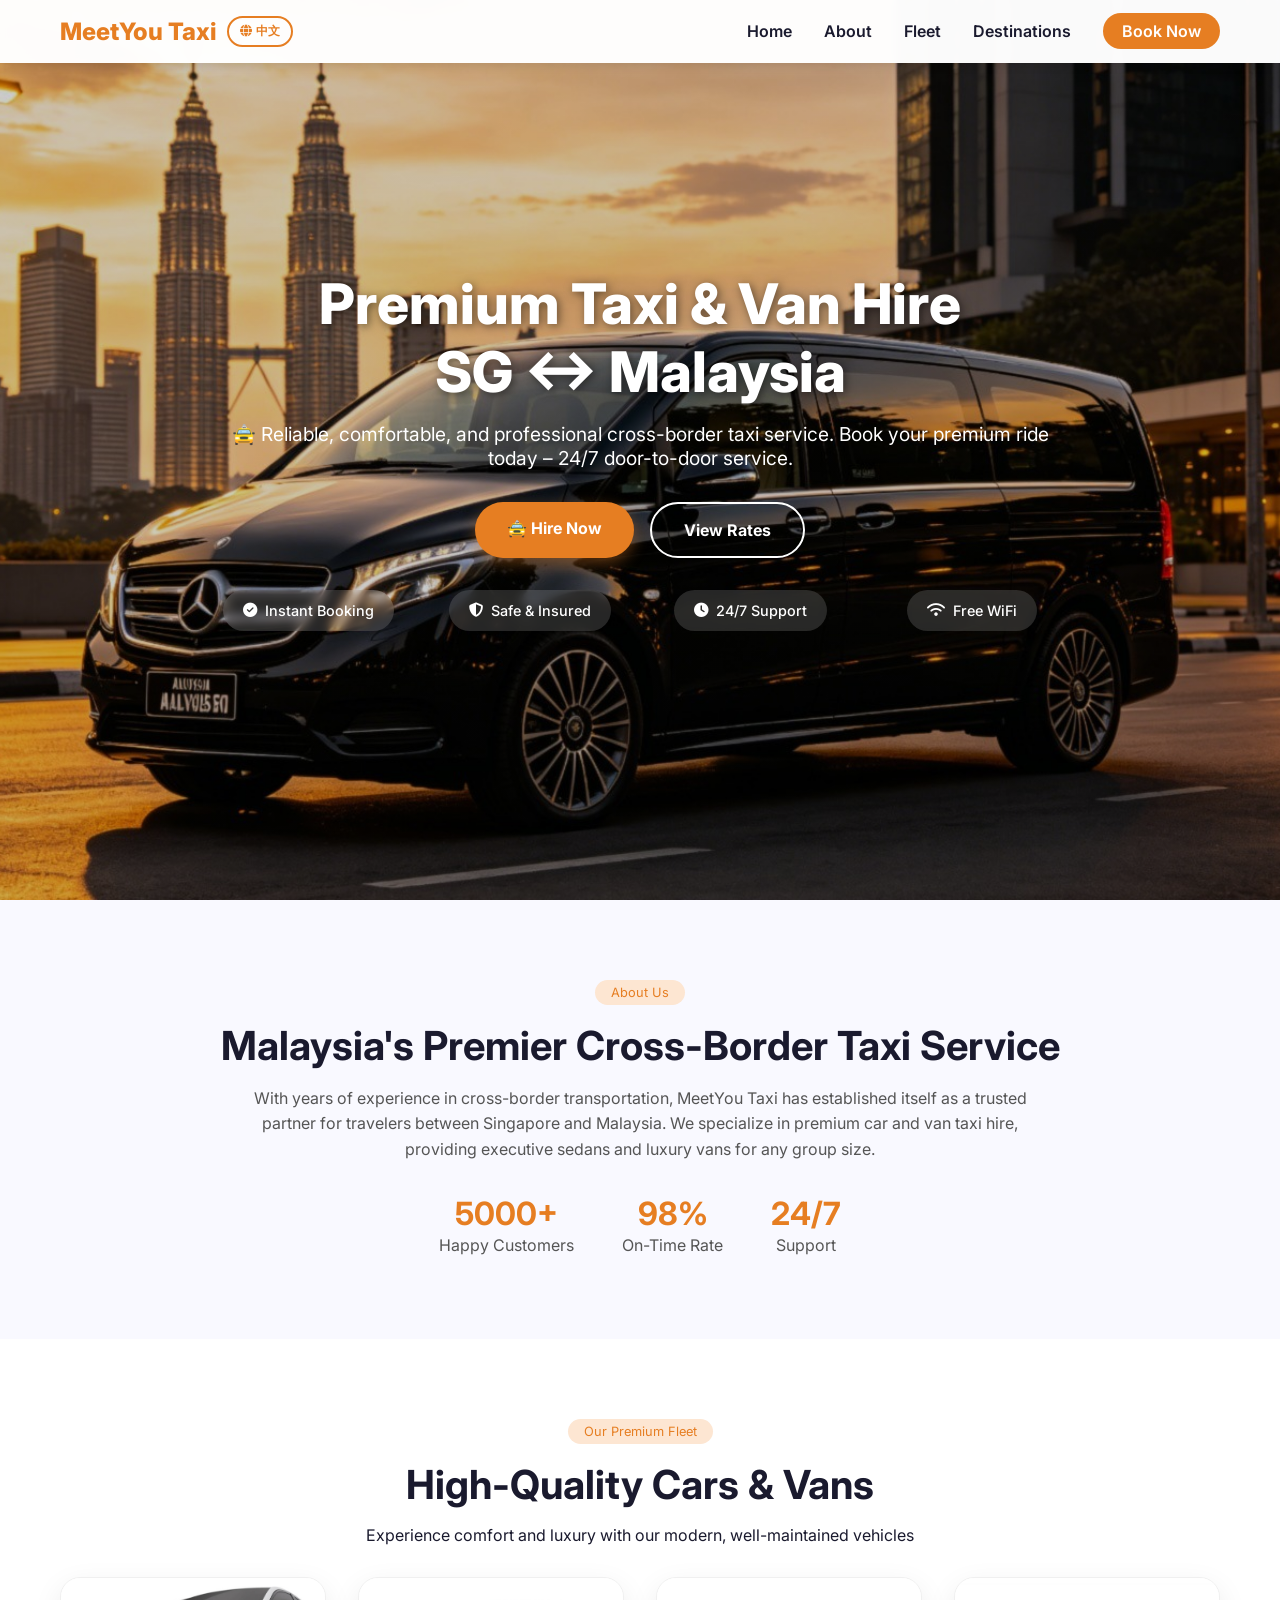
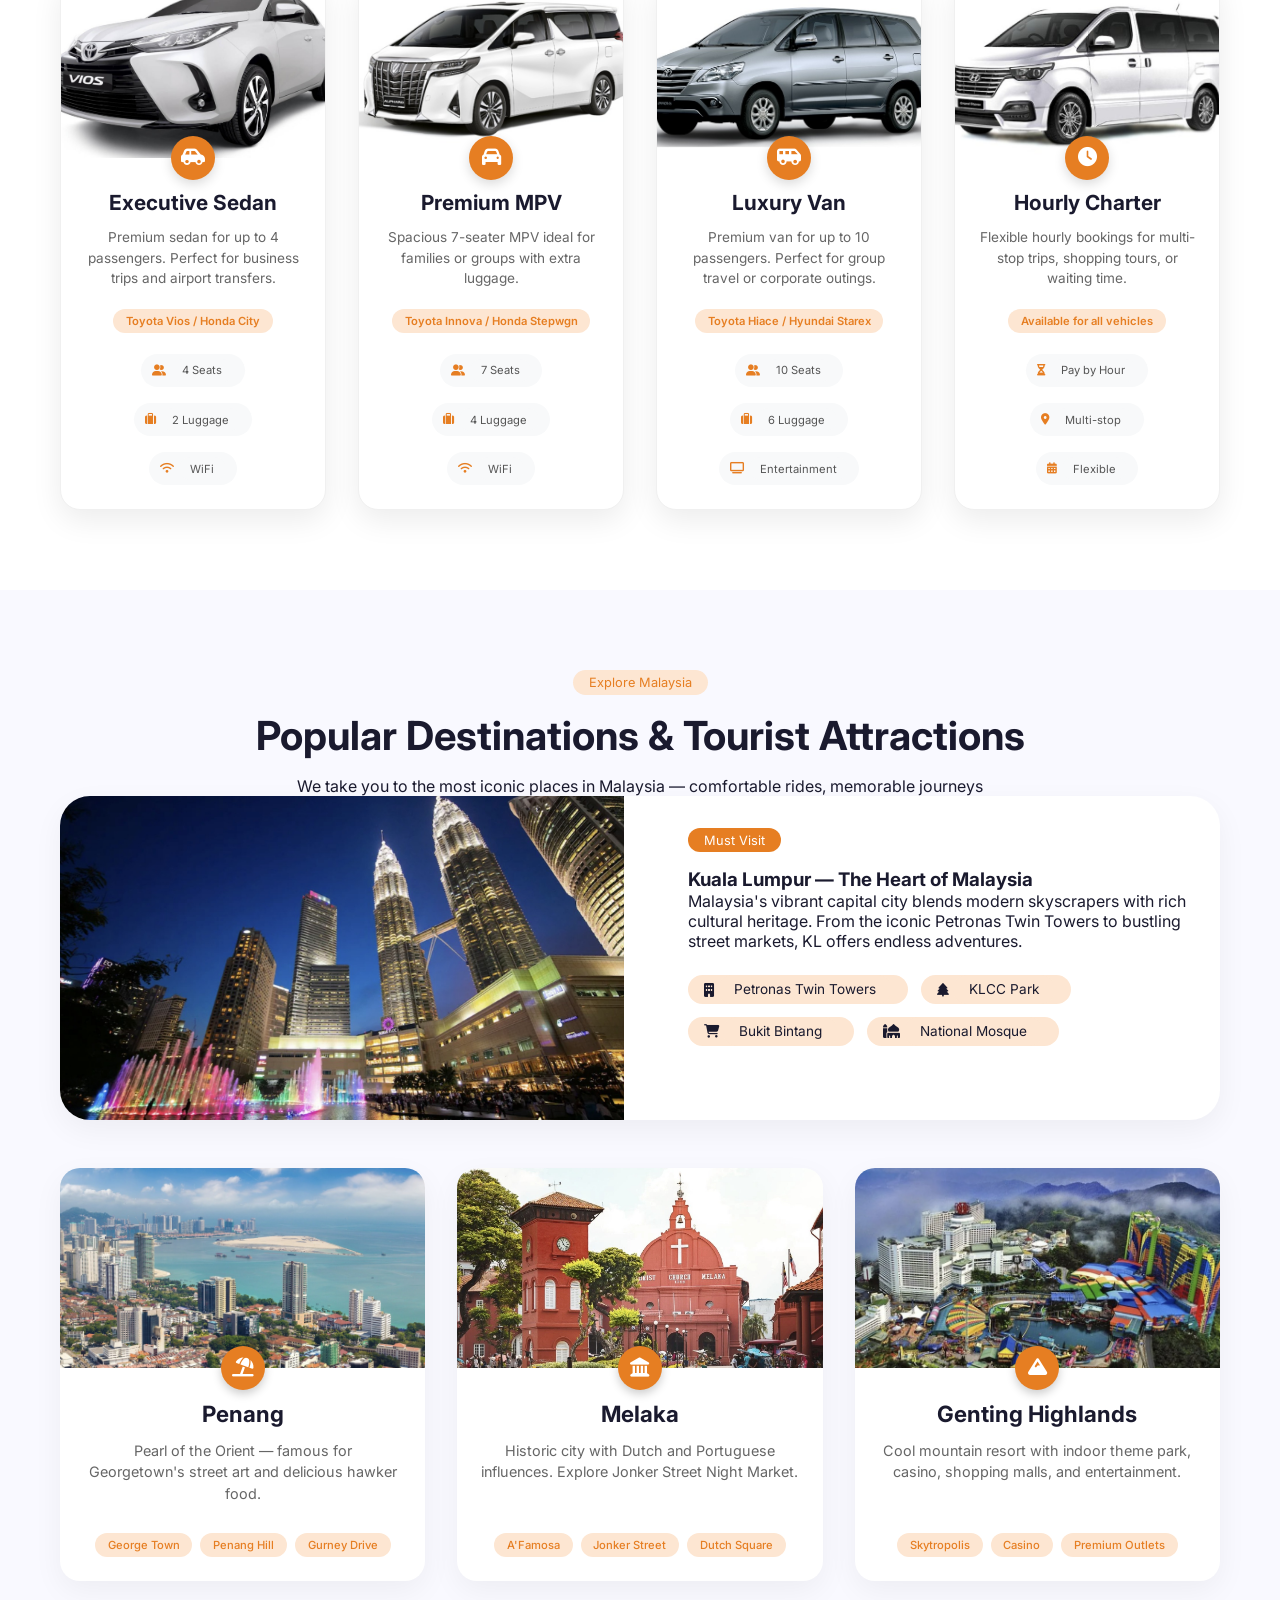
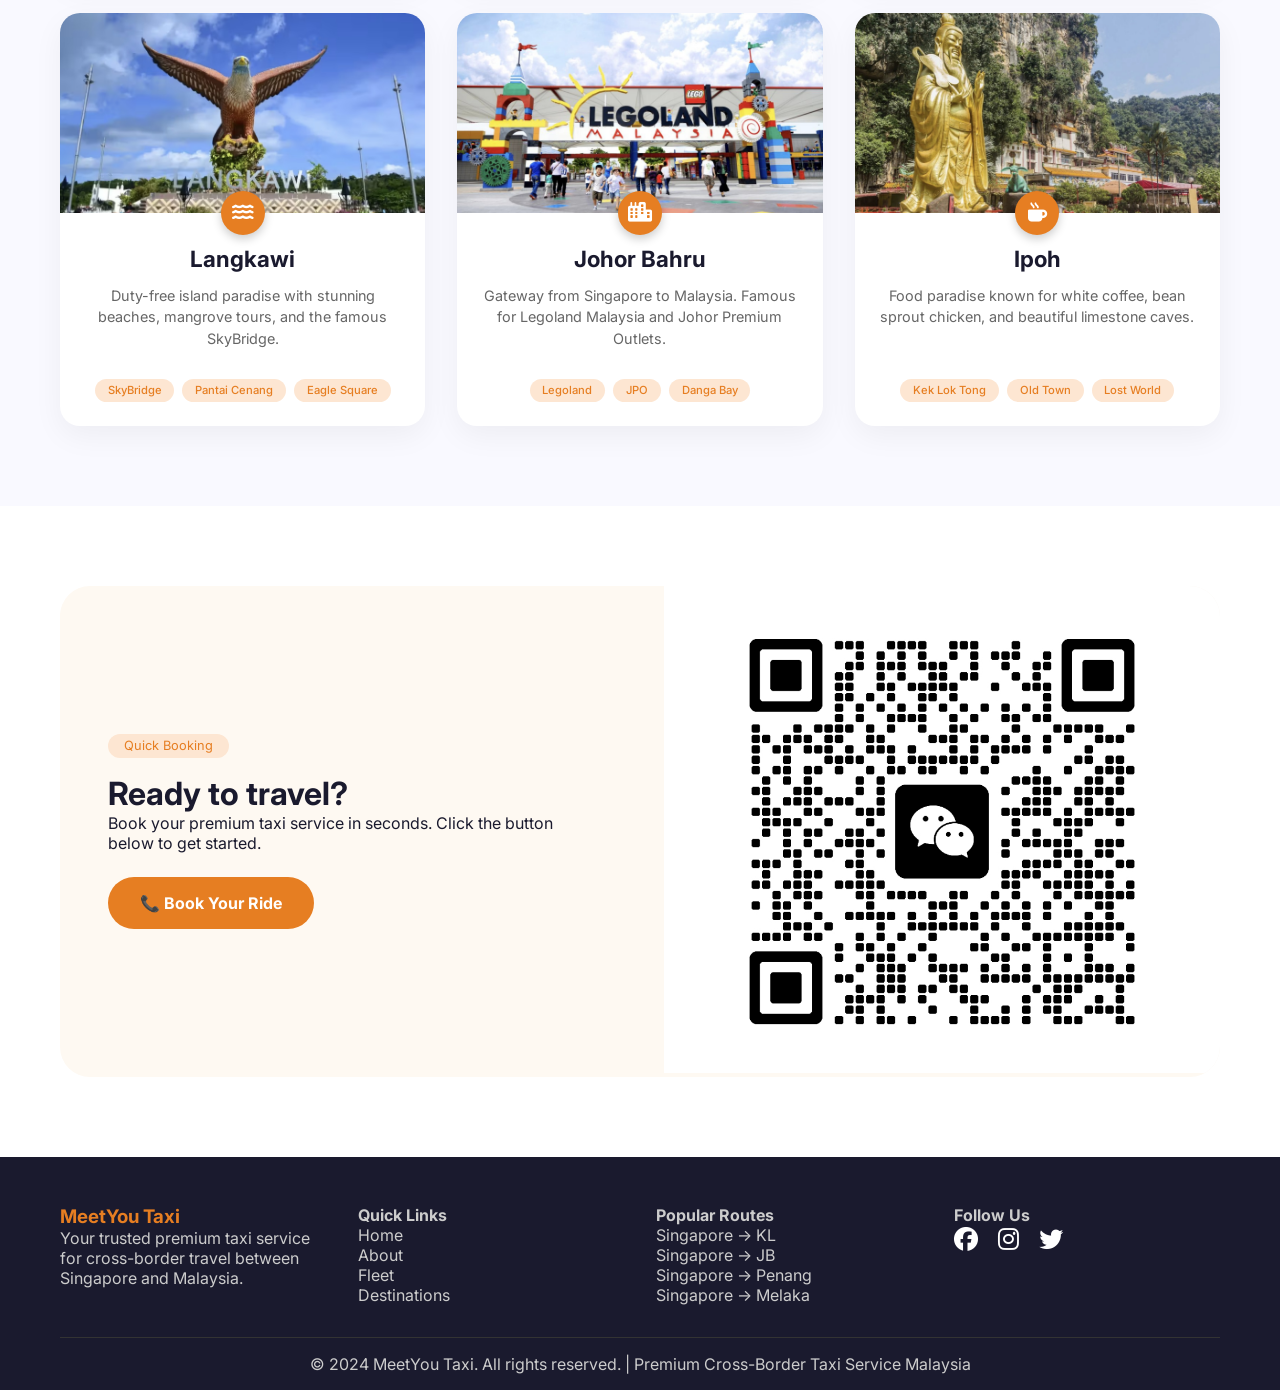
<file: index.html>
<!DOCTYPE html>
<html lang="en">
<head>
    <meta charset="UTF-8">
    <meta name="viewport" content="width=device-width, initial-scale=1.0">
    <title>MeetYou Taxi - Premium Car & Van Hire Malaysia</title>
    <link href="https://fonts.googleapis.com/css2?family=Inter:wght@300;400;500;600;700;800&display=swap" rel="stylesheet">
    <link rel="stylesheet" href="https://cdnjs.cloudflare.com/ajax/libs/font-awesome/6.4.0/css/all.min.css">
    <link rel="stylesheet" href="style.css">
</head>
<body>
    <nav class="navbar">
    <div class="nav-container">
        <div class="logo-wrapper">
            <div class="logo"><a href="#">MeetYou Taxi</a></div>
            <button class="lang-btn" id="langBtn">
                <i class="fas fa-globe"></i>
                <span id="langText">中文</span>
            </button>
        </div>
        <div class="nav-toggle" id="navToggle"><i class="fas fa-bars"></i></div>
        <ul class="nav-menu" id="navMenu">
            <li><a href="#home" class="nav-link" data-en="Home" data-zh="首页">Home</a></li>
            <li><a href="#about" class="nav-link" data-en="About" data-zh="关于我们">About</a></li>
            <li><a href="#services" class="nav-link" data-en="Fleet" data-zh="车队">Fleet</a></li>
            <li><a href="#locations" class="nav-link" data-en="Destinations" data-zh="目的地">Destinations</a></li>
            <li><a href="#booking" class="book-btn" data-en="Book Now" data-zh="立即预订">Book Now</a></li>
        </ul>
    </div>
</nav>

    <!-- Hero Section -->
    <section id="home" class="hero">
        <div class="hero-content">
            <h1 data-en="Premium Taxi & Van Hire<br>SG ↔ Malaysia" data-zh="豪华出租车与面包车租赁<br>新加坡 ↔ 马来西亚">Premium Taxi & Van Hire<br>SG ↔ Malaysia</h1>
            <p data-en="🚖 Reliable, comfortable, and professional cross-border taxi service. Book your premium ride today – 24/7 door-to-door service." data-zh="🚖 可靠、舒适、专业的跨境出租车服务。立即预订您的豪华行程 – 24/7 门到门服务。">🚖 Reliable, comfortable, and professional cross-border taxi service. Book your premium ride today – 24/7 door-to-door service.</p>
            <div class="hero-buttons">
                <a href="https://www.google.com" target="_blank" class="btn btn-primary" data-en="🚖 Hire Now" data-zh="🚖 立即租车">🚖 Hire Now</a>
                <a href="#services" class="btn btn-secondary" data-en="View Rates" data-zh="查看价格">View Rates</a>
            </div>
            <div class="hero-features">
                <div class="feature-item"><i class="fas fa-check-circle"></i> <span data-en="Instant Booking" data-zh="即时预订">Instant Booking</span></div>
                <div class="feature-item"><i class="fas fa-shield-alt"></i> <span data-en="Safe & Insured" data-zh="安全有保障">Safe & Insured</span></div>
                <div class="feature-item"><i class="fas fa-clock"></i> <span data-en="24/7 Support" data-zh="全天候客服">24/7 Support</span></div>
                <div class="feature-item"><i class="fas fa-wifi"></i> <span data-en="Free WiFi" data-zh="免费WiFi">Free WiFi</span></div>
            </div>
        </div>
    </section>

    <!-- About Section -->
    <section id="about" class="about">
        <div class="container">
            <div class="section-tag" data-en="About Us" data-zh="关于我们">About Us</div>
            <h2 data-en="Malaysia's Premier Cross-Border Taxi Service" data-zh="马来西亚首屈一指的跨境出租车服务">Malaysia's Premier Cross-Border Taxi Service</h2>
            <p data-en="With years of experience in cross-border transportation, MeetYou Taxi has established itself as a trusted partner for travelers between Singapore and Malaysia. We specialize in premium car and van taxi hire, providing executive sedans and luxury vans for any group size." data-zh="凭借多年的跨境运输经验，MeetYou Taxi 已成为新加坡和马来西亚之间旅行者信赖的合作伙伴。我们专注于豪华轿车和面包车出租车租赁，为任何规模的团体提供行政轿车和豪华面包车。">With years of experience in cross-border transportation, MeetYou Taxi has established itself as a trusted partner for travelers between Singapore and Malaysia. We specialize in premium car and van taxi hire, providing executive sedans and luxury vans for any group size.</p>
            <div class="stats">
                <div class="stat"><h3 data-en="5000+" data-zh="5000+">5000+</h3><p data-en="Happy Customers" data-zh="满意客户">Happy Customers</p></div>
                <div class="stat"><h3 data-en="98%" data-zh="98%">98%</h3><p data-en="On-Time Rate" data-zh="准点率">On-Time Rate</p></div>
                <div class="stat"><h3 data-en="24/7" data-zh="24/7">24/7</h3><p data-en="Support" data-zh="客服支持">Support</p></div>
            </div>
        </div>
    </section>

    <!-- Services / Fleet Section -->
    <section id="services" class="services">
        <div class="container">
            <div class="section-tag" data-en="Our Premium Fleet" data-zh="我们的豪华车队">Our Premium Fleet</div>
            <h2 data-en="High-Quality Cars & Vans" data-zh="高品质轿车与面包车">High-Quality Cars & Vans</h2>
            <p data-en="Experience comfort and luxury with our modern, well-maintained vehicles" data-zh="体验我们现代化、维护良好的车辆带来的舒适与豪华">Experience comfort and luxury with our modern, well-maintained vehicles</p>
            <div class="services-grid">
                <div class="service-card">
                    <div class="service-card-image">
                        <img src="images/vehiclecar.jpeg" alt="Executive Sedan">
                    </div>
                    <div class="service-card-content">
                        <div class="service-icon"><i class="fas fa-car-side"></i></div>
                        <h3 data-en="Executive Sedan" data-zh="行政轿车">Executive Sedan</h3>
                        <p data-en="Premium sedan for up to 4 passengers. Perfect for business trips and airport transfers." data-zh="豪华轿车，可容纳4名乘客。非常适合商务旅行和机场接送。">Premium sedan for up to 4 passengers. Perfect for business trips and airport transfers.</p>
                        <div class="vehicle-badge" data-en="Toyota Vios / Honda City" data-zh="丰田威驰 / 本田城市">Toyota Vios / Honda City</div>
                        <div class="vehicle-features">
                            <span><i class="fas fa-user-friends"></i> <span data-en="4 Seats" data-zh="4座">4 Seats</span></span>
                            <span><i class="fas fa-suitcase"></i> <span data-en="2 Luggage" data-zh="2件行李">2 Luggage</span></span>
                            <span><i class="fas fa-wifi"></i> <span data-en="WiFi" data-zh="WiFi">WiFi</span></span>
                        </div>
                    </div>
                </div>

                <div class="service-card">
                    <div class="service-card-image">
                        <img src="images/vehiclevan.jpeg" alt="Premium MPV">
                    </div>
                    <div class="service-card-content">
                        <div class="service-icon"><i class="fas fa-car"></i></div>
                        <h3 data-en="Premium MPV" data-zh="豪华多用途车">Premium MPV</h3>
                        <p data-en="Spacious 7-seater MPV ideal for families or groups with extra luggage." data-zh="宽敞的7座MPV，非常适合家庭或携带额外行李的团体。">Spacious 7-seater MPV ideal for families or groups with extra luggage.</p>
                        <div class="vehicle-badge" data-en="Toyota Innova / Honda Stepwgn" data-zh="丰田Innova / 本田Stepwgn">Toyota Innova / Honda Stepwgn</div>
                        <div class="vehicle-features">
                            <span><i class="fas fa-user-friends"></i> <span data-en="7 Seats" data-zh="7座">7 Seats</span></span>
                            <span><i class="fas fa-suitcase"></i> <span data-en="4 Luggage" data-zh="4件行李">4 Luggage</span></span>
                            <span><i class="fas fa-wifi"></i> <span data-en="WiFi" data-zh="WiFi">WiFi</span></span>
                        </div>
                    </div>
                </div>

                <div class="service-card">
                    <div class="service-card-image">
                        <img src="images/vehiclevan2.jpeg" alt="Luxury Van">
                    </div>
                    <div class="service-card-content">
                        <div class="service-icon"><i class="fas fa-van-shuttle"></i></div>
                        <h3 data-en="Luxury Van" data-zh="豪华面包车">Luxury Van</h3>
                        <p data-en="Premium van for up to 10 passengers. Perfect for group travel or corporate outings." data-zh="豪华面包车，可容纳10名乘客。非常适合团体旅行或公司出游。">Premium van for up to 10 passengers. Perfect for group travel or corporate outings.</p>
                        <div class="vehicle-badge" data-en="Toyota Hiace / Hyundai Starex" data-zh="丰田海狮 / 现代Starex">Toyota Hiace / Hyundai Starex</div>
                        <div class="vehicle-features">
                            <span><i class="fas fa-user-friends"></i> <span data-en="10 Seats" data-zh="10座">10 Seats</span></span>
                            <span><i class="fas fa-suitcase"></i> <span data-en="6 Luggage" data-zh="6件行李">6 Luggage</span></span>
                            <span><i class="fas fa-tv"></i> <span data-en="Entertainment" data-zh="娱乐系统">Entertainment</span></span>
                        </div>
                    </div>
                </div>

                <div class="service-card">
                    <div class="service-card-image">
                        <img src="images/vehiclevan3.jpeg" alt="Hourly Charter">
                    </div>
                    <div class="service-card-content">
                        <div class="service-icon"><i class="fas fa-clock"></i></div>
                        <h3 data-en="Hourly Charter" data-zh="按时包车">Hourly Charter</h3>
                        <p data-en="Flexible hourly bookings for multi-stop trips, shopping tours, or waiting time." data-zh="灵活的按时预订，适用于多站行程、购物之旅或等待时间。">Flexible hourly bookings for multi-stop trips, shopping tours, or waiting time.</p>
                        <div class="vehicle-badge" data-en="Available for all vehicles" data-zh="所有车型均可">Available for all vehicles</div>
                        <div class="vehicle-features">
                            <span><i class="fas fa-hourglass-half"></i> <span data-en="Pay by Hour" data-zh="按小时计费">Pay by Hour</span></span>
                            <span><i class="fas fa-map-marker-alt"></i> <span data-en="Multi-stop" data-zh="多站行程">Multi-stop</span></span>
                            <span><i class="fas fa-calendar-alt"></i> <span data-en="Flexible" data-zh="灵活安排">Flexible</span></span>
                        </div>
                    </div>
                </div>
            </div>
        </div>
    </section>

    <!-- Locations Section -->
    <section id="locations" class="locations">
        <div class="container">
            <div class="section-tag" data-en="Explore Malaysia" data-zh="探索马来西亚">Explore Malaysia</div>
            <h2 data-en="Popular Destinations & Tourist Attractions" data-zh="热门目的地与旅游景点">Popular Destinations & Tourist Attractions</h2>
            <p data-en="We take you to the most iconic places in Malaysia — comfortable rides, memorable journeys" data-zh="我们带您前往马来西亚最具标志性的地方 — 舒适的行程，难忘的旅程">We take you to the most iconic places in Malaysia — comfortable rides, memorable journeys</p>
            
            <div class="location-featured">
                <div class="location-featured-image">
                    <img src="images/kualalumpur.jpeg" alt="Kuala Lumpur">
                </div>
                <div class="location-featured-content">
                    <div class="location-badge" data-en="Must Visit" data-zh="必游之地">Must Visit</div>
                    <h3 data-en="Kuala Lumpur — The Heart of Malaysia" data-zh="吉隆坡 — 马来西亚的心脏">Kuala Lumpur — The Heart of Malaysia</h3>
                    <p data-en="Malaysia's vibrant capital city blends modern skyscrapers with rich cultural heritage. From the iconic Petronas Twin Towers to bustling street markets, KL offers endless adventures." data-zh="马来西亚充满活力的首都将现代摩天大楼与丰富的文化遗产融为一体。从标志性的双子塔到繁华的街头市场，吉隆坡提供无尽的冒险。">Malaysia's vibrant capital city blends modern skyscrapers with rich cultural heritage. From the iconic Petronas Twin Towers to bustling street markets, KL offers endless adventures.</p>
                    <div class="attraction-tags">
                        <span><i class="fas fa-building"></i> <span data-en="Petronas Twin Towers" data-zh="双子塔">Petronas Twin Towers</span></span>
                        <span><i class="fas fa-tree"></i> <span data-en="KLCC Park" data-zh="KLCC公园">KLCC Park</span></span>
                        <span><i class="fas fa-shopping-cart"></i> <span data-en="Bukit Bintang" data-zh="武吉免登">Bukit Bintang</span></span>
                        <span><i class="fas fa-mosque"></i> <span data-en="National Mosque" data-zh="国家清真寺">National Mosque</span></span>
                    </div>
                </div>
            </div>

            <div class="locations-grid">
                <div class="location-card">
                    <div class="location-card-image">
                        <img src="images/penang.jpeg" alt="Penang">
                    </div>
                    <div class="location-card-content">
                        <div class="location-icon"><i class="fas fa-umbrella-beach"></i></div>
                        <h3 data-en="Penang" data-zh="槟城">Penang</h3>
                        <p data-en="Pearl of the Orient — famous for Georgetown's street art and delicious hawker food." data-zh="东方之珠 — 以乔治市的街头艺术和美味的小贩美食闻名。">Pearl of the Orient — famous for Georgetown's street art and delicious hawker food.</p>
                        <div class="attraction-list"><span data-en="George Town" data-zh="乔治市">George Town</span><span data-en="Penang Hill" data-zh="升旗山">Penang Hill</span><span data-en="Gurney Drive" data-zh="新关仔角">Gurney Drive</span></div>
                    </div>
                </div>

                <div class="location-card">
                    <div class="location-card-image">
                        <img src="images/melaka.jpeg" alt="Melaka">
                    </div>
                    <div class="location-card-content">
                        <div class="location-icon"><i class="fas fa-landmark"></i></div>
                        <h3 data-en="Melaka" data-zh="马六甲">Melaka</h3>
                        <p data-en="Historic city with Dutch and Portuguese influences. Explore Jonker Street Night Market." data-zh="受荷兰和葡萄牙影响的历史名城。探索鸡场街夜市。">Historic city with Dutch and Portuguese influences. Explore Jonker Street Night Market.</p>
                        <div class="attraction-list"><span data-en="A'Famosa" data-zh="法摩沙堡">A'Famosa</span><span data-en="Jonker Street" data-zh="鸡场街">Jonker Street</span><span data-en="Dutch Square" data-zh="荷兰广场">Dutch Square</span></div>
                    </div>
                </div>

                <div class="location-card">
                    <div class="location-card-image">
                        <img src="images/genting.jpeg" alt="Genting Highlands">
                    </div>
                    <div class="location-card-content">
                        <div class="location-icon"><i class="fas fa-mountain"></i></div>
                        <h3 data-en="Genting Highlands" data-zh="云顶高原">Genting Highlands</h3>
                        <p data-en="Cool mountain resort with indoor theme park, casino, shopping malls, and entertainment." data-zh="凉爽的山地度假胜地，拥有室内主题公园、赌场、购物中心和娱乐设施。">Cool mountain resort with indoor theme park, casino, shopping malls, and entertainment.</p>
                        <div class="attraction-list"><span data-en="Skytropolis" data-zh="天城室内游乐园">Skytropolis</span><span data-en="Casino" data-zh="赌场">Casino</span><span data-en="Premium Outlets" data-zh="名牌折扣店">Premium Outlets</span></div>
                    </div>
                </div>

                <div class="location-card">
                    <div class="location-card-image">
                        <img src="images/langkawi.jpeg" alt="Langkawi">
                    </div>
                    <div class="location-card-content">
                        <div class="location-icon"><i class="fas fa-water"></i></div>
                        <h3 data-en="Langkawi" data-zh="兰卡威">Langkawi</h3>
                        <p data-en="Duty-free island paradise with stunning beaches, mangrove tours, and the famous SkyBridge." data-zh="免税岛屿天堂，拥有迷人的海滩、红树林之旅和著名的天空之桥。">Duty-free island paradise with stunning beaches, mangrove tours, and the famous SkyBridge.</p>
                        <div class="attraction-list"><span data-en="SkyBridge" data-zh="天空之桥">SkyBridge</span><span data-en="Pantai Cenang" data-zh="珍南海滩">Pantai Cenang</span><span data-en="Eagle Square" data-zh="鹰广场">Eagle Square</span></div>
                    </div>
                </div>

                <div class="location-card">
                    <div class="location-card-image">
                        <img src="images/johorbahru.jpeg" alt="Johor Bahru">
                    </div>
                    <div class="location-card-content">
                        <div class="location-icon"><i class="fas fa-city"></i></div>
                        <h3 data-en="Johor Bahru" data-zh="新山">Johor Bahru</h3>
                        <p data-en="Gateway from Singapore to Malaysia. Famous for Legoland Malaysia and Johor Premium Outlets." data-zh="从新加坡到马来西亚的门户。以马来西亚乐高乐园和新山名牌折扣店闻名。">Gateway from Singapore to Malaysia. Famous for Legoland Malaysia and Johor Premium Outlets.</p>
                        <div class="attraction-list"><span data-en="Legoland" data-zh="乐高乐园">Legoland</span><span data-en="JPO" data-zh="新山名牌折扣店">JPO</span><span data-en="Danga Bay" data-zh="金海湾">Danga Bay</span></div>
                    </div>
                </div>

                <div class="location-card">
                    <div class="location-card-image">
                        <img src="images/ipoh.jpeg" alt="Ipoh">
                    </div>
                    <div class="location-card-content">
                        <div class="location-icon"><i class="fas fa-mug-hot"></i></div>
                        <h3 data-en="Ipoh" data-zh="怡保">Ipoh</h3>
                        <p data-en="Food paradise known for white coffee, bean sprout chicken, and beautiful limestone caves." data-zh="美食天堂，以白咖啡、芽菜鸡和美丽的石灰岩洞闻名。">Food paradise known for white coffee, bean sprout chicken, and beautiful limestone caves.</p>
                        <div class="attraction-list"><span data-en="Kek Lok Tong" data-zh="极乐洞">Kek Lok Tong</span><span data-en="Old Town" data-zh="旧街场">Old Town</span><span data-en="Lost World" data-zh="迷失乐园">Lost World</span></div>
                    </div>
                </div>
            </div>
        </div>
    </section>

    <!-- Booking Section -->
    <section id="booking" class="booking">
        <div class="container">
            <div class="booking-wrapper">
                <div class="booking-text">
                    <div class="section-tag" data-en="Quick Booking" data-zh="快速预订">Quick Booking</div>
                    <h2 data-en="Ready to travel?" data-zh="准备出行了吗？">Ready to travel?</h2>
                    <p data-en="Book your premium taxi service in seconds. Click the button below to get started." data-zh="几秒钟内预订您的豪华出租车服务。点击下方按钮开始。">Book your premium taxi service in seconds. Click the button below to get started.</p>
                    <a href="#booking" class="btn-primary-large" data-en="📞 Book Your Ride" data-zh="📞 预订您的行程">📞 Book Your Ride</a>
                </div>
                <div class="booking-image">
                    <img src="images/qr.jpeg" alt="MeetYou Taxi">
                </div>
            </div>
        </div>
    </section>

    <!-- Footer -->
    <footer class="footer">
        <div class="container">
            <div class="footer-content">
                <div class="footer-logo">
                    <h3 data-en="MeetYou Taxi" data-zh="MeetYou Taxi">MeetYou Taxi</h3>
                    <p data-en="Your trusted premium taxi service for cross-border travel between Singapore and Malaysia." data-zh="您值得信赖的新加坡与马来西亚跨境豪华出租车服务。">Your trusted premium taxi service for cross-border travel between Singapore and Malaysia.</p>
                </div>
                <div class="footer-links">
                    <h4 data-en="Quick Links" data-zh="快速链接">Quick Links</h4>
                    <ul><li><a href="#home" data-en="Home" data-zh="首页">Home</a></li><li><a href="#about" data-en="About" data-zh="关于我们">About</a></li><li><a href="#services" data-en="Fleet" data-zh="车队">Fleet</a></li><li><a href="#locations" data-en="Destinations" data-zh="目的地">Destinations</a></li></ul>
                </div>
                <div class="footer-links">
                    <h4 data-en="Popular Routes" data-zh="热门路线">Popular Routes</h4>
                    <ul><li><a href="#" data-en="Singapore → KL" data-zh="新加坡 → 吉隆坡">Singapore → KL</a></li><li><a href="#" data-en="Singapore → JB" data-zh="新加坡 → 新山">Singapore → JB</a></li><li><a href="#" data-en="Singapore → Penang" data-zh="新加坡 → 槟城">Singapore → Penang</a></li><li><a href="#" data-en="Singapore → Melaka" data-zh="新加坡 → 马六甲">Singapore → Melaka</a></li></ul>
                </div>
                <div class="footer-social">
                    <h4 data-en="Follow Us" data-zh="关注我们">Follow Us</h4>
                    <div class="social-icons">
                        <a href="#"><i class="fab fa-facebook"></i></a>
                        <a href="#"><i class="fab fa-instagram"></i></a>
                        <a href="#"><i class="fab fa-twitter"></i></a>
                    </div>
                </div>
            </div>
            <div class="footer-bottom">
                <p data-en="&copy; 2024 MeetYou Taxi. All rights reserved. | Premium Cross-Border Taxi Service Malaysia" data-zh="&copy; 2024 MeetYou Taxi. 版权所有。 | 马来西亚豪华跨境出租车服务">&copy; 2024 MeetYou Taxi. All rights reserved. | Premium Cross-Border Taxi Service Malaysia</p>
            </div>
        </div>
    </footer>

    <script src="script.js"></script>
</body>
</html>
</file>
<file: style.css>
* {
    margin: 0;
    padding: 0;
    box-sizing: border-box;
}

body {
    font-family: 'Inter', sans-serif;
    color: #1a1a2e;
    overflow-x: hidden;
}

.container {
    max-width: 1200px;
    margin: 0 auto;
    padding: 0 20px;
}

/* Navigation */
.navbar {
    position: fixed;
    top: 0;
    width: 100%;
    background: rgba(255, 255, 255, 0.98);
    box-shadow: 0 2px 10px rgba(0,0,0,0.1);
    z-index: 1000;
    backdrop-filter: blur(5px);
}

.nav-container {
    max-width: 1200px;
    margin: 0 auto;
    padding: 1rem 20px;
    display: flex;
    justify-content: space-between;
    align-items: center;
    position: relative;
}

/* Logo Wrapper - contains logo and language button side by side */
.logo-wrapper {
    display: flex;
    align-items: center;
    gap: 10px;
    flex-shrink: 1;
    min-width: 0;
    overflow: visible;
}

.logo a {
    font-size: 1.5rem;
    font-weight: 800;
    color: #e67e22;
    text-decoration: none;
    white-space: nowrap;
}

/* Language Button - right beside the logo */
.lang-btn {
    background: transparent;
    color: #e67e22;
    border: 2px solid #e67e22;
    padding: 0.3rem 0.7rem;
    border-radius: 50px;
    font-size: 12px;
    font-weight: 600;
    cursor: pointer;
    display: flex;
    align-items: center;
    gap: 4px;
    transition: all 0.3s ease;
    flex-shrink: 0;
    white-space: nowrap;
}

.lang-btn:hover {
    background: #e67e22;
    color: white;
    transform: scale(1.05);
}

.lang-btn i {
    font-size: 12px;
}

.lang-btn span {
    display: inline-block;
}

.nav-menu {
    display: flex;
    list-style: none;
    gap: 2rem;
    align-items: center;
}

.nav-menu a {
    text-decoration: none;
    color: #1a1a2e;
    font-weight: 600;
    transition: color 0.3s;
}

.nav-menu a:hover {
    color: #e67e22;
}

.book-btn {
    background: #e67e22;
    color: white !important;
    padding: 0.5rem 1.2rem;
    border-radius: 50px;
}

.book-btn:hover {
    background: #d35400;
    transform: scale(1.05);
}

.nav-toggle {
    display: none;
    font-size: 1.5rem;
    cursor: pointer;
    color: #1a1a2e;
    padding: 0.25rem 0.5rem;
    z-index: 1001;
    flex-shrink: 0;
}

/* Hero Section */
.hero {
    position: relative;
    height: 100vh;
    min-height: 700px;
    background: linear-gradient(rgba(0,0,0,0.2), rgba(0,0,0,0.2)), url('images/hero.jpeg');
    background-size: cover;
    background-position: center;
    background-attachment: fixed;
    display: flex;
    align-items: center;
    justify-content: center;
    text-align: center;
    color: white;
}

.hero-content {
    position: relative;
    z-index: 10;
    max-width: 900px;
    padding: 0 20px;
    animation: fadeInUp 1s ease-out;
    overflow: hidden;
}

.hero-content h1 {
    font-size: 3.5rem;
    font-weight: 800;
    margin-bottom: 1rem;
    text-shadow: 2px 2px 10px rgba(0,0,0,0.5);
    word-wrap: break-word;
    overflow-wrap: break-word;
    hyphens: auto;
}

.hero-content p {
    font-size: 1.2rem;
    margin-bottom: 2rem;
    word-wrap: break-word;
    overflow-wrap: break-word;
}

/* Features - 1x4 Grid */
.hero-features {
    margin-top: 2rem;
    display: grid;
    grid-template-columns: repeat(4, 1fr);
    gap: 1.5rem;
    justify-items: center;
}

.feature-item {
    background: rgba(255, 255, 255, 0.15);
    backdrop-filter: blur(5px);
    padding: 0.75rem 1.25rem;
    border-radius: 50px;
    font-size: 0.9rem;
    font-weight: 500;
    display: inline-flex;
    align-items: center;
    gap: 0.5rem;
    transition: all 0.3s ease;
}

.feature-item:hover {
    background: rgba(230, 126, 34, 0.8);
    transform: translateY(-3px);
}

.hero-buttons {
    display: flex;
    gap: 1rem;
    justify-content: center;
    flex-wrap: wrap;
}

.btn {
    display: inline-block;
    padding: 1rem 2rem;
    border-radius: 50px;
    text-decoration: none;
    font-weight: 700;
    transition: all 0.3s ease;
    cursor: pointer;
}

.btn-primary {
    background: #e67e22;
    color: white;
    box-shadow: 0 5px 15px rgba(230,126,34,0.4);
}

.btn-primary:hover {
    background: #d35400;
    transform: translateY(-5px) scale(1.05);
    box-shadow: 0 15px 30px rgba(230,126,34,0.5);
}

.btn-secondary {
    background: transparent;
    color: white;
    border: 2px solid white;
}

.btn-secondary:hover {
    background: white;
    color: #e67e22;
    transform: translateY(-3px);
}

/* Section Styles */
.section-tag {
    display: inline-block;
    background: #fde6d2;
    color: #e67e22;
    padding: 0.3rem 1rem;
    border-radius: 50px;
    font-size: 0.8rem;
    margin-bottom: 1rem;
}

.about, .services, .locations, .booking {
    padding: 80px 0;
    text-align: center;
}

.about {
    background: #f9f9ff;
}

.about h2, .services h2, .locations h2 {
    font-size: 2.5rem;
    margin-bottom: 1rem;
}

.about p {
    max-width: 800px;
    margin: 0 auto;
    color: #555;
    line-height: 1.6;
}

.stats {
    display: flex;
    justify-content: center;
    gap: 3rem;
    margin-top: 2rem;
}

.stat h3 {
    font-size: 2rem;
    color: #e67e22;
}

/* Services / Fleet Cards */
.services {
    background: white;
}

.services-grid {
    display: grid;
    grid-template-columns: repeat(4, 1fr);
    gap: 2rem;
    margin-top: 2rem;
    margin-left: 0;
    margin-right: 0;
    padding-left: 0;
    padding-right: 0;
    width: 100%;
}

.service-card {
    background: white;
    border-radius: 20px;
    overflow: hidden;
    box-shadow: 0 10px 30px rgba(0,0,0,0.08);
    transition: all 0.3s ease;
    border: 1px solid #f0f0f0;
    width: 100%;
    margin: 0;
}

.service-card:hover {
    transform: translateY(-10px);
    box-shadow: 0 25px 40px rgba(0,0,0,0.15);
    border-color: #e67e22;
}

.service-card-image {
    width: 100%;
    height: 180px;
    overflow: hidden;
}

.service-card-image img {
    width: 100%;
    height: 100%;
    object-fit: cover;
    transition: transform 0.4s ease;
}

.service-card:hover .service-card-image img {
    transform: scale(1.08);
}

.service-card-content {
    padding: 1.5rem;
    text-align: center;
    position: relative;
}

.service-icon {
    position: absolute;
    top: -22px;
    left: 50%;
    transform: translateX(-50%);
    background: #e67e22;
    width: 44px;
    height: 44px;
    border-radius: 50%;
    display: flex;
    align-items: center;
    justify-content: center;
    color: white;
    font-size: 1.2rem;
    box-shadow: 0 4px 12px rgba(0,0,0,0.15);
    z-index: 2;
}

.service-card-content h3 {
    margin-top: 0.5rem;
    font-size: 1.3rem;
    color: #1a1a2e;
}

.service-card-content p {
    color: #666;
    font-size: 0.85rem;
    margin: 0.8rem 0;
    line-height: 1.5;
}

.vehicle-badge {
    display: inline-block;
    background: #fde6d2;
    color: #e67e22;
    padding: 0.3rem 0.8rem;
    border-radius: 50px;
    font-size: 0.7rem;
    font-weight: 600;
    margin: 0.5rem 0;
}

.vehicle-features {
    display: flex;
    justify-content: center;
    gap: 1rem;
    margin-top: 0.8rem;
    flex-wrap: wrap;
}

.vehicle-features span {
    background: #f8f9fa;
    padding: 0.3rem 0.7rem;
    border-radius: 20px;
    font-size: 0.7rem;
    color: #555;
    display: inline-flex;
    align-items: center;
    gap: 0.3rem;
}

.vehicle-features span i {
    color: #e67e22;
    font-size: 0.7rem;
}

/* Locations Section */
.locations {
    background: #f9f9ff;
}

.location-featured {
    display: grid;
    grid-template-columns: 1fr 1fr;
    gap: 2rem;
    background: white;
    border-radius: 30px;
    overflow: hidden;
    margin-bottom: 3rem;
    margin-left: 0;
    margin-right: 0;
    box-shadow: 0 10px 30px rgba(0,0,0,0.05);
    width: 100%;
}

.location-featured-image img {
    width: 100%;
    height: 100%;
    object-fit: cover;
}

.location-featured-content {
    padding: 2rem;
    text-align: left;
}

.location-badge {
    display: inline-block;
    background: #e67e22;
    color: white;
    padding: 0.3rem 1rem;
    border-radius: 50px;
    font-size: 0.8rem;
    margin-bottom: 1rem;
}

.attraction-tags {
    display: flex;
    flex-wrap: wrap;
    gap: 0.8rem;
    margin-top: 1.5rem;
}

.attraction-tags span {
    background: #fde6d2;
    padding: 0.4rem 1rem;
    border-radius: 50px;
    font-size: 0.85rem;
}

/* Location Cards Grid */
.locations-grid {
    display: grid;
    grid-template-columns: repeat(3, 1fr);
    gap: 2rem;
    margin-top: 2rem;
    margin-left: 0;
    margin-right: 0;
    padding-left: 0;
    padding-right: 0;
    width: 100%;
    justify-content: center;
}

.location-card {
    background: white;
    border-radius: 20px;
    overflow: hidden;
    box-shadow: 0 10px 30px rgba(0,0,0,0.05);
    transition: all 0.3s ease;
    display: flex;
    flex-direction: column;
    width: 100%;
    margin: 0;
}

.location-card:hover {
    transform: translateY(-8px);
    box-shadow: 0 20px 40px rgba(0,0,0,0.15);
}

.location-card-image {
    width: 100%;
    height: 200px;
    overflow: hidden;
    flex-shrink: 0;
}

.location-card-image img {
    width: 100%;
    height: 100%;
    object-fit: cover;
    transition: transform 0.3s ease;
}

.location-card:hover .location-card-image img {
    transform: scale(1.05);
}

.location-card-content {
    padding: 1.5rem;
    text-align: center;
    position: relative;
    flex-grow: 1;
    display: flex;
    flex-direction: column;
}

.location-icon {
    position: absolute;
    top: -22px;
    left: 50%;
    transform: translateX(-50%);
    background: #e67e22;
    width: 44px;
    height: 44px;
    border-radius: 50%;
    display: flex;
    align-items: center;
    justify-content: center;
    color: white;
    font-size: 1.2rem;
    box-shadow: 0 4px 10px rgba(0,0,0,0.2);
}

.location-card-content h3 {
    margin-top: 0.5rem;
    font-size: 1.4rem;
    color: #1a1a2e;
}

.location-card-content p {
    color: #666;
    font-size: 0.9rem;
    margin: 0.8rem 0;
    line-height: 1.5;
    flex-grow: 1;
}

.attraction-list {
    display: flex;
    flex-wrap: wrap;
    justify-content: center;
    gap: 0.5rem;
    margin-top: 1rem;
}

.attraction-list span {
    background: #fde6d2;
    padding: 0.3rem 0.8rem;
    border-radius: 20px;
    font-size: 0.7rem;
    color: #e67e22;
    font-weight: 500;
}

/* Booking Section */
.booking {
    background: white;
}

.booking-wrapper {
    display: grid;
    grid-template-columns: 1fr 1fr;
    gap: 3rem;
    align-items: center;
    background: #fef9f2;
    border-radius: 30px;
    overflow: hidden;
    width: 100%;
    margin: 0;
}

.booking-text {
    padding: 3rem;
    text-align: left;
}

.booking-text h2 {
    font-size: 2rem;
}

.btn-primary-large {
    display: inline-block;
    background: #e67e22;
    color: white;
    padding: 1rem 2rem;
    border-radius: 50px;
    text-decoration: none;
    font-weight: bold;
    margin-top: 1.5rem;
    transition: all 0.3s;
}

.btn-primary-large:hover {
    background: #d35400;
    transform: scale(1.05);
}

.booking-image img {
    width: 100%;
    height: 100%;
    object-fit: cover;
}

/* Footer */
.footer {
    background: #1a1a2e;
    color: #ccc;
    padding: 3rem 0 1rem;
}

.footer-content {
    display: grid;
    grid-template-columns: repeat(auto-fit, minmax(200px, 1fr));
    gap: 2rem;
}

.footer-logo h3 {
    color: #e67e22;
}

.footer-links ul {
    list-style: none;
}

.footer-links a {
    color: #ccc;
    text-decoration: none;
    transition: color 0.3s;
}

.footer-links a:hover {
    color: #e67e22;
}

.social-icons a {
    color: white;
    margin-right: 1rem;
    font-size: 1.5rem;
    transition: all 0.3s;
}

.social-icons a:hover {
    color: #e67e22;
    transform: translateY(-3px);
}

.footer-bottom {
    text-align: center;
    margin-top: 2rem;
    padding-top: 1rem;
    border-top: 1px solid #333;
}

/* Animations */
@keyframes fadeInUp {
    from {
        opacity: 0;
        transform: translateY(30px);
    }
    to {
        opacity: 1;
        transform: translateY(0);
    }
}

/* ============================================
   RESPONSIVE FIXES
   ============================================ */

/* Tablet (992px and below) */
@media (max-width: 992px) {
    .hero-features {
        grid-template-columns: repeat(2, 1fr);
    }
    .services-grid {
        grid-template-columns: repeat(2, 1fr);
        gap: 1.5rem;
    }
    .locations-grid {
        grid-template-columns: repeat(2, 1fr);
        gap: 1.5rem;
    }
}

/* Mobile (768px and below) */
@media (max-width: 768px) {
    .nav-toggle {
        display: block;
        position: relative;
        margin-left: 10px;
    }
    
    .nav-container {
        flex-wrap: nowrap;
        justify-content: space-between;
        padding: 0.8rem 20px;
    }
    
    .logo-wrapper {
        display: flex;
        align-items: center;
        gap: 8px;
        flex: 0 1 auto;
        min-width: 0;
        overflow: visible;
    }
    
    .logo a {
        font-size: 1rem;
        white-space: nowrap;
        overflow: hidden;
        text-overflow: ellipsis;
        max-width: 100px;
    }
    
    .lang-btn {
        padding: 0.2rem 0.5rem;
        font-size: 10px;
        gap: 3px;
        flex-shrink: 0;
        border-width: 1.5px;
    }
    
    .lang-btn i {
        font-size: 10px;
    }
    
    .lang-btn span {
        display: inline-block !important;
        font-size: 9px;
    }
    
    .nav-menu {
        position: fixed;
        left: -100%;
        top: 70px;
        flex-direction: column;
        background: white;
        width: 100%;
        transition: 0.3s;
        padding: 2rem;
        gap: 1rem;
        box-shadow: 0 10px 20px rgba(0,0,0,0.1);
    }
    .nav-menu.active {
        left: 0;
    }
    
    .hero-content h1 {
        font-size: 2rem;
    }
    .hero-features {
        grid-template-columns: 1fr;
    }
    .services-grid {
        grid-template-columns: 1fr;
        gap: 1.2rem;
    }
    .locations-grid {
        grid-template-columns: 1fr;
        gap: 1.2rem;
    }
    .location-featured {
        grid-template-columns: 1fr;
    }
    .booking-wrapper {
        grid-template-columns: 1fr;
    }
    .stats {
        flex-direction: column;
        gap: 1rem;
    }
    .location-featured-content {
        text-align: center;
    }
    .attraction-tags {
        justify-content: center;
    }
}

/* Small Mobile (480px and below) */
@media (max-width: 480px) {
    .container {
        padding: 0 12px;
    }
    
    .hero-content {
        padding: 0 12px;
    }
    
    .hero-content h1 {
        font-size: 1.5rem;
    }
    
    .hero-content p {
        font-size: 0.85rem;
    }
    
    .logo a {
        font-size: 0.85rem;
        max-width: 80px;
    }
    
    .lang-btn {
        padding: 0.15rem 0.4rem;
        font-size: 8px;
        gap: 2px;
        border-width: 1.5px;
    }
    
    .lang-btn i {
        font-size: 8px;
    }
    
    .lang-btn span {
        font-size: 7px;
    }
    
    .hero-features {
        grid-template-columns: 1fr;
        gap: 0.6rem;
        width: 100%;
        padding: 0 10px;
    }
    
    .feature-item {
        font-size: 0.7rem;
        padding: 0.4rem 0.8rem;
        white-space: normal;
        word-break: break-word;
        justify-content: center;
        text-align: center;
        width: 100%;
    }
    
    .hero-buttons {
        flex-direction: column;
        align-items: center;
        gap: 0.8rem;
        width: 100%;
        padding: 0 10px;
    }
    
    .btn {
        padding: 0.7rem 1.2rem;
        font-size: 0.85rem;
        width: 100%;
        max-width: 260px;
        text-align: center;
        white-space: nowrap;
        overflow: hidden;
        text-overflow: ellipsis;
    }
    
    .section-tag {
        font-size: 0.7rem;
        padding: 0.2rem 0.8rem;
    }
    
    .about h2, .services h2, .locations h2 {
        font-size: 1.6rem;
    }
    
    .about p {
        font-size: 0.9rem;
        padding: 0 10px;
    }
    
    .stat h3 {
        font-size: 1.5rem;
    }
    
    .service-card-content h3 {
        font-size: 1.1rem;
    }
    
    .service-card-content p {
        font-size: 0.8rem;
    }
    
    .booking-text {
        padding: 1.5rem;
    }
    
    .booking-text h2 {
        font-size: 1.5rem;
    }
    
    .btn-primary-large {
        padding: 0.8rem 1.2rem;
        font-size: 0.9rem;
    }
}
</file>
